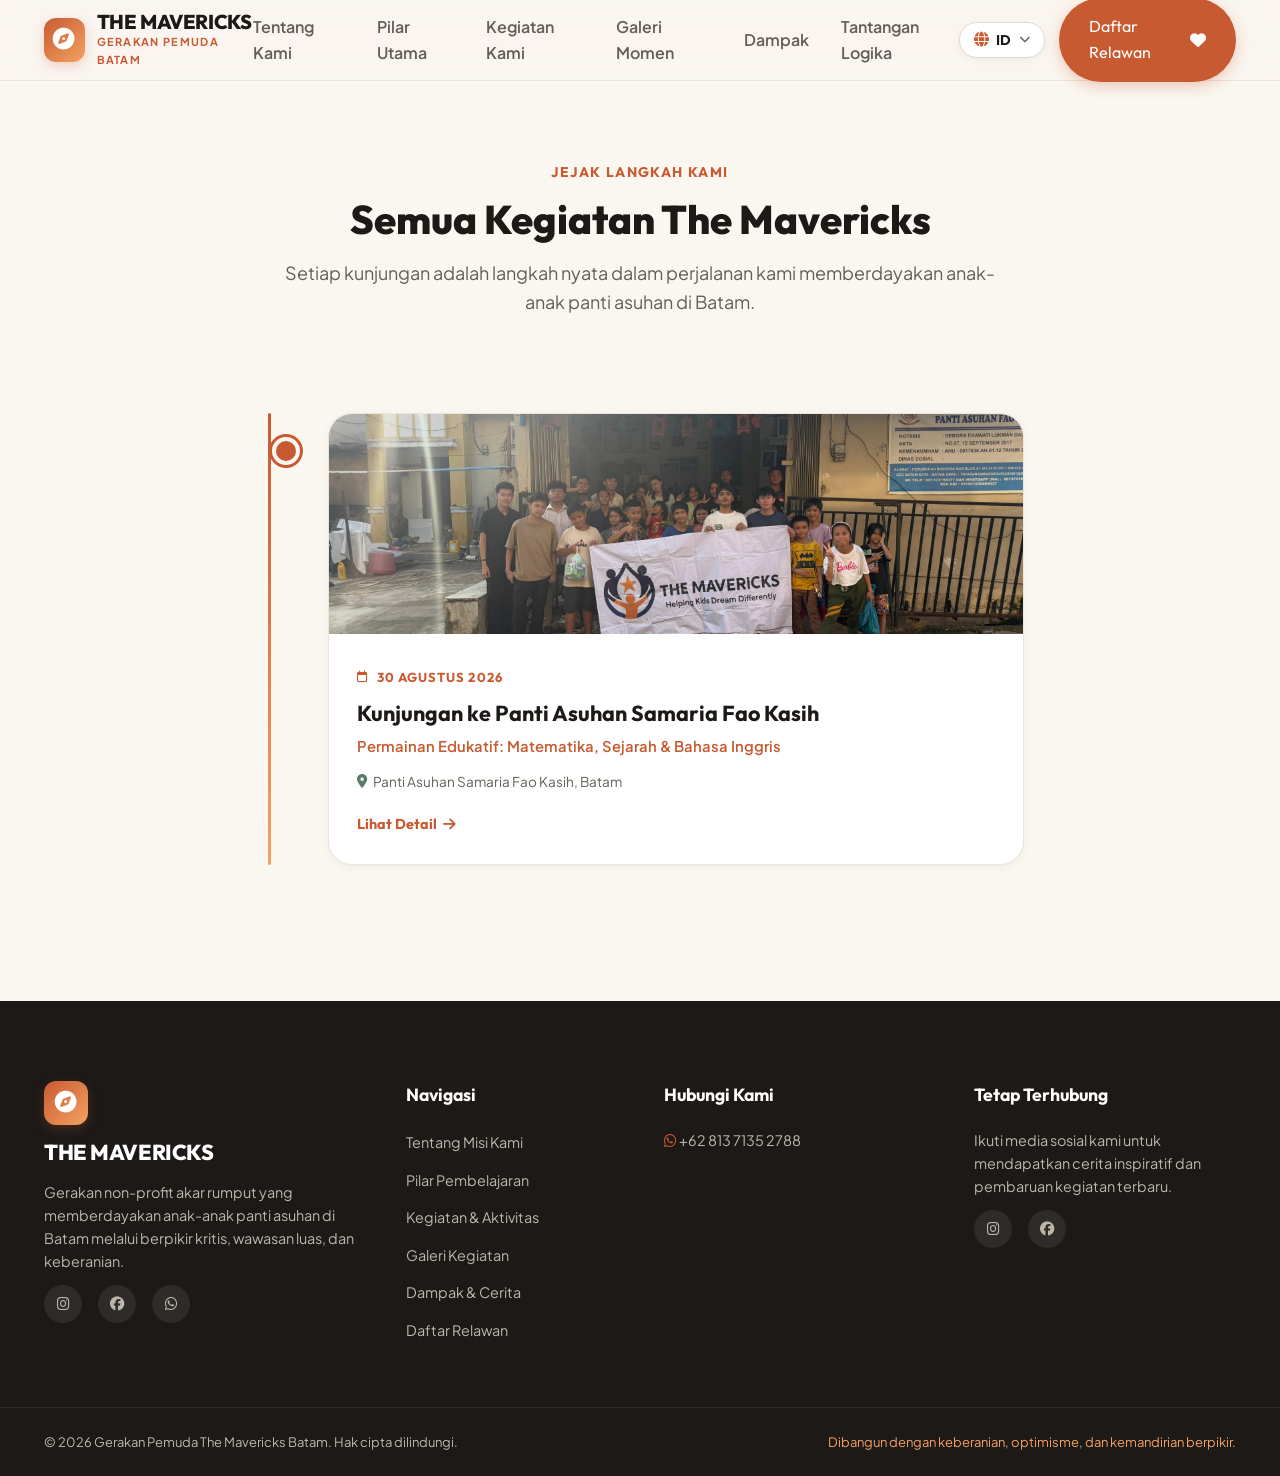
<file: activities.html>
<!DOCTYPE html>
<html lang="id">
<head>
  <meta charset="UTF-8">
  <meta name="viewport" content="width=device-width, initial-scale=1.0">
  <title>Kegiatan Kami | The Mavericks Batam</title>
  <meta name="description" content="Daftar semua kegiatan The Mavericks di panti asuhan Batam — kunjungan, lokakarya, dan permainan edukatif untuk anak-anak.">
  
  <link rel="preconnect" href="https://fonts.googleapis.com">
  <link rel="preconnect" href="https://fonts.gstatic.com" crossorigin>
  <link href="https://fonts.googleapis.com/css2?family=Outfit:wght@400;500;600;700;800&family=Plus+Jakarta+Sans:wght@400;500;600;700&display=swap" rel="stylesheet">
  <link rel="stylesheet" href="https://cdnjs.cloudflare.com/ajax/libs/font-awesome/6.4.0/css/all.min.css">
  
  <link rel="stylesheet" href="style.css">
  <style>
    /* Activities-specific styles */
    .activities-hero {
      padding: 5rem 0 3rem;
      text-align: center;
    }
    .activities-hero .section-subtitle { display: block; }
    .activities-hero .section-title { max-width: 700px; margin: 0 auto 1rem; }
    .activities-hero .section-desc { margin: 0 auto; }

    .timeline-section {
      padding: 3rem 0 6rem;
    }

    .timeline {
      position: relative;
      max-width: 800px;
      margin: 0 auto;
      padding: 0 1rem;
    }

    .timeline::before {
      content: '';
      position: absolute;
      left: 28px;
      top: 0;
      bottom: 0;
      width: 3px;
      background: linear-gradient(to bottom, var(--primary-terracotta), var(--accent-amber));
      border-radius: 2px;
    }

    .timeline-item {
      position: relative;
      padding-left: 72px;
      margin-bottom: 2.5rem;
    }

    .timeline-dot {
      position: absolute;
      left: 16px;
      top: 1.5rem;
      width: 28px;
      height: 28px;
      background: var(--primary-terracotta);
      border: 4px solid var(--bg-warm-white);
      border-radius: 50%;
      box-shadow: 0 0 0 3px var(--primary-terracotta);
      z-index: 2;
      transition: transform 0.3s ease, box-shadow 0.3s ease;
    }

    .timeline-item:hover .timeline-dot {
      transform: scale(1.2);
      box-shadow: 0 0 0 5px rgba(200, 90, 50, 0.3);
    }

    .timeline-card {
      background: var(--bg-card);
      border-radius: var(--radius-lg);
      overflow: hidden;
      border: 1px solid var(--border-subtle);
      box-shadow: var(--shadow-sm);
      transition: var(--transition-normal);
      cursor: pointer;
      display: block;
      text-decoration: none;
      color: inherit;
    }

    .timeline-card:hover {
      transform: translateY(-4px);
      box-shadow: var(--shadow-hover);
      border-color: var(--primary-terracotta);
    }

    .timeline-card-img {
      width: 100%;
      height: 220px;
      object-fit: cover;
      display: block;
    }

    .timeline-card-body {
      padding: 1.75rem;
    }

    .timeline-date {
      display: inline-flex;
      align-items: center;
      gap: 0.5rem;
      font-family: var(--font-heading);
      font-size: 0.8125rem;
      font-weight: 700;
      letter-spacing: 0.08em;
      text-transform: uppercase;
      color: var(--primary-terracotta);
      margin-bottom: 0.75rem;
    }

    .timeline-date i {
      font-size: 0.75rem;
    }

    .timeline-card-title {
      font-family: var(--font-heading);
      font-size: 1.35rem;
      font-weight: 700;
      color: var(--text-dark);
      margin-bottom: 0.5rem;
      line-height: 1.3;
    }

    .timeline-card-subtitle {
      font-size: 0.925rem;
      color: var(--primary-terracotta);
      font-weight: 600;
      margin-bottom: 0.75rem;
    }

    .timeline-card-location {
      display: flex;
      align-items: center;
      gap: 0.4rem;
      font-size: 0.85rem;
      color: var(--text-muted);
      margin-bottom: 0.75rem;
    }

    .timeline-card-location i {
      color: var(--accent-sage);
    }

    .timeline-card-arrow {
      display: inline-flex;
      align-items: center;
      gap: 0.4rem;
      font-family: var(--font-heading);
      font-weight: 700;
      font-size: 0.9rem;
      color: var(--primary-terracotta);
      margin-top: 0.5rem;
    }

    .timeline-card-arrow i {
      transition: transform 0.3s ease;
    }

    .timeline-card:hover .timeline-card-arrow i {
      transform: translateX(4px);
    }

    .empty-state {
      text-align: center;
      padding: 4rem 1rem;
      color: var(--text-muted);
    }

    .empty-state i {
      font-size: 3rem;
      margin-bottom: 1rem;
      color: var(--border-warm);
    }

    @media (max-width: 768px) {
      .timeline::before { left: 18px; }
      .timeline-item { padding-left: 52px; }
      .timeline-dot { left: 8px; }
      .timeline-card-img { height: 180px; }
      .timeline-card-body { padding: 1.25rem; }
      .timeline-card-title { font-size: 1.15rem; }
    }
  </style>
</head>
<body>

  <!-- Sticky Navbar -->
  <nav class="navbar" id="navbar">
    <div class="container nav-container">
      <a href="index.html" class="brand-logo">
        <div class="logo-icon">
          <i class="fa-solid fa-compass"></i>
        </div>
        <div class="logo-text">
          <span class="brand-name">THE MAVERICKS</span>
          <span class="brand-tagline" data-i18n="brand_tagline">GERAKAN PEMUDA BATAM</span>
        </div>
      </a>

      <ul class="nav-links" id="nav-links">
        <li><a href="index.html#about" class="nav-link" data-i18n="nav_about">Tentang Kami</a></li>
        <li><a href="index.html#pillars" class="nav-link" data-i18n="nav_pillars">Pilar Utama</a></li>
        <li><a href="activities.html" class="nav-link active" data-i18n="nav_activities">Kegiatan Kami</a></li>
        <li><a href="index.html#gallery" class="nav-link" data-i18n="nav_gallery">Galeri Momen</a></li>
        <li><a href="index.html#impact" class="nav-link" data-i18n="nav_impact">Dampak</a></li>
        <li><a href="index.html#challenge" class="nav-link" data-i18n="nav_challenge">Tantangan Logika</a></li>
      </ul>

      <div class="nav-actions">
        <div class="lang-switcher-dropdown" id="lang-switcher">
          <button class="lang-dropdown-btn" aria-label="Select Language" id="lang-btn">
            <i class="fa-solid fa-globe"></i>
            <span class="current-lang-code" id="current-lang-text">ID</span>
            <i class="fa-solid fa-chevron-down lang-chevron"></i>
          </button>
          <ul class="lang-dropdown-menu" id="lang-menu">
            <li><button data-lang="id" class="lang-option active"><span class="flag">&#127470;&#127465;</span> ID - Indonesian</button></li>
            <li><button data-lang="en" class="lang-option"><span class="flag">&#127468;&#127463;</span> EN - English</button></li>
            <li><button data-lang="zh" class="lang-option"><span class="flag">&#127464;&#127475;</span> &#20013;&#25991; - Chinese</button></li>
          </ul>
        </div>

        <a href="index.html#volunteer" class="btn btn-primary nav-btn">
          <span data-i18n="nav_volunteer">Daftar Relawan</span>
          <i class="fa-solid fa-heart"></i>
        </a>
        <button class="mobile-toggle" id="mobile-toggle" aria-label="Toggle menu">
          <i class="fa-solid fa-bars"></i>
        </button>
      </div>
    </div>
  </nav>

  <!-- Activities Hero -->
  <section class="activities-hero">
    <div class="container">
      <span class="section-subtitle" data-i18n="activities_subtitle">JEJAK LANGKAH KAMI</span>
      <h1 class="section-title" data-i18n="activities_title">Semua Kegiatan The Mavericks</h1>
      <p class="section-desc" data-i18n="activities_desc">
        Setiap kunjungan adalah langkah nyata dalam perjalanan kami memberdayakan anak-anak panti asuhan di Batam.
      </p>
    </div>
  </section>

  <!-- Timeline Section -->
  <section class="timeline-section">
    <div class="container">
      <div class="timeline" id="activities-timeline">
        <!-- Populated by JS -->
      </div>
    </div>
  </section>

  <!-- Footer -->
  <footer class="footer">
    <div class="container footer-grid">
      <div class="footer-col brand-col">
        <div class="logo-icon">
          <i class="fa-solid fa-compass"></i>
        </div>
        <span class="brand-name">THE MAVERICKS</span>
        <p class="footer-about" data-i18n="footer_about">
          Gerakan non-profit akar rumput yang memberdayakan anak-anak panti asuhan di Batam melalui berpikir kritis, wawasan luas, dan keberanian.
        </p>
        <div class="footer-socials">
          <a href="https://www.instagram.com/mavericks.indo/" target="_blank" rel="noopener noreferrer" aria-label="Instagram"><i class="fa-brands fa-instagram"></i></a>
          <a href="https://www.facebook.com/profile.php?id=61578335697377" target="_blank" rel="noopener noreferrer" aria-label="Facebook"><i class="fa-brands fa-facebook"></i></a>
          <a href="https://wa.me/6281371352788" target="_blank" rel="noopener noreferrer" aria-label="WhatsApp"><i class="fa-brands fa-whatsapp"></i></a>
        </div>
      </div>

      <div class="footer-col">
        <h4 data-i18n="footer_nav_title">Navigasi</h4>
        <ul>
          <li><a href="index.html#about" data-i18n="footer_nav_about">Tentang Misi Kami</a></li>
          <li><a href="index.html#pillars" data-i18n="footer_nav_pillars">Pilar Pembelajaran</a></li>
          <li><a href="activities.html" data-i18n="footer_nav_activities">Kegiatan & Aktivitas</a></li>
          <li><a href="index.html#gallery" data-i18n="footer_nav_gallery">Galeri Kegiatan</a></li>
          <li><a href="index.html#impact" data-i18n="footer_nav_impact">Dampak & Cerita</a></li>
          <li><a href="index.html#volunteer" data-i18n="footer_nav_volunteer">Daftar Relawan</a></li>
        </ul>
      </div>

      <div class="footer-col">
        <h4 data-i18n="footer_contact_title">Hubungi Kami</h4>
        <p><a href="https://wa.me/6281371352788" target="_blank" rel="noopener noreferrer" style="color: inherit; text-decoration: none;"><i class="fa-brands fa-whatsapp"></i> +62 813 7135 2788</a></p>
      </div>

      <div class="footer-col">
        <h4 data-i18n="footer_connect_title">Tetap Terhubung</h4>
        <p data-i18n="footer_connect_desc">Ikuti media sosial kami untuk mendapatkan cerita inspiratif dan pembaruan kegiatan terbaru.</p>
        <div class="footer-socials" style="margin-top: 0.5rem;">
          <a href="https://www.instagram.com/mavericks.indo/" target="_blank" rel="noopener noreferrer" aria-label="Instagram"><i class="fa-brands fa-instagram"></i></a>
          <a href="https://www.facebook.com/profile.php?id=61578335697377" target="_blank" rel="noopener noreferrer" aria-label="Facebook"><i class="fa-brands fa-facebook"></i></a>
        </div>
      </div>
    </div>

    <div class="footer-bottom">
      <div class="container footer-bottom-flex">
        <p data-i18n="footer_copy">&copy; 2026 Gerakan Pemuda The Mavericks Batam. Hak cipta dilindungi.</p>
        <p class="footer-motto" data-i18n="footer_motto">Dibangun dengan keberanian, optimisme, dan kemandirian berpikir.</p>
      </div>
    </div>
  </footer>

  <script src="translations.js"></script>
  <script src="activities.js"></script>
  <script src="main.js"></script>
  <script>
    /* Render activities timeline */
    function renderTimeline() {
      const container = document.getElementById('activities-timeline');
      if (!container) return;
      const sorted = getActivitiesSorted();

      if (sorted.length === 0) {
        container.innerHTML = '<div class="empty-state"><i class="fa-solid fa-calendar-xmark"></i><p>Belum ada kegiatan.</p></div>';
        return;
      }

      container.innerHTML = sorted.map(act => {
        const dateStr = act.date;
        const titleStr = act.title[currentLang] || act.title['id'];
        const subtitleStr = act.subtitle[currentLang] || act.subtitle['id'];
        const locStr = act.location[currentLang] || act.location['id'];
        return `
          <div class="timeline-item">
            <div class="timeline-dot"></div>
            <a href="activity-detail.html?id=${act.id}" class="timeline-card">
              <img src="${act.cover}" alt="${titleStr}" class="timeline-card-img" loading="lazy">
              <div class="timeline-card-body">
                <div class="timeline-date"><i class="fa-regular fa-calendar"></i> ${dateStr}</div>
                <h3 class="timeline-card-title">${titleStr}</h3>
                <div class="timeline-card-subtitle">${subtitleStr}</div>
                <div class="timeline-card-location"><i class="fa-solid fa-location-dot"></i> ${locStr}</div>
                <span class="timeline-card-arrow"><span data-i18n="view_detail">Lihat Detail</span> <i class="fa-solid fa-arrow-right"></i></span>
              </div>
            </a>
          </div>
        `;
      }).join('');
    }

    document.addEventListener('DOMContentLoaded', renderTimeline);
    document.addEventListener('languageChanged', renderTimeline);
  </script>
</body>
</html>
</file>
<file: style.css>
/* ==========================================================================
   THE MAVERICKS - BATAM YOUTH MOVEMENT
   Modern, Earthy, Emotional & Empowering Design System
   ========================================================================== */

:root {
  /* Color Palette */
  --primary-terracotta: #C85A32;
  --primary-terracotta-dark: #A24220;
  --accent-yellow: #E76F51;
  --accent-amber: #F4A261;
  --accent-sage: #5B7B68;
  
  --bg-warm-white: #FAF6F0;
  --bg-card: #FFFFFF;
  --bg-card-warm: #FFFDF9;
  --bg-dark: #1C1917;
  
  --text-dark: #1C1917;
  --text-muted: #645E57;
  --text-light: #F5F3EF;
  
  --border-subtle: #EBE5DC;
  --border-warm: #E2D9CD;
  
  /* Typography */
  --font-heading: 'Outfit', -apple-system, BlinkMacSystemFont, sans-serif;
  --font-body: 'Plus Jakarta Sans', -apple-system, BlinkMacSystemFont, sans-serif;
  
  /* Shadows & Radius */
  --radius-sm: 8px;
  --radius-md: 16px;
  --radius-lg: 24px;
  --radius-pill: 999px;
  
  --shadow-sm: 0 2px 8px rgba(28, 25, 23, 0.05);
  --shadow-md: 0 8px 24px rgba(200, 90, 50, 0.08);
  --shadow-lg: 0 16px 40px rgba(28, 25, 23, 0.12);
  --shadow-hover: 0 20px 48px rgba(200, 90, 50, 0.15);
  
  --transition-fast: 0.2s ease;
  --transition-normal: 0.3s cubic-bezier(0.16, 1, 0.3, 1);
}

/* Reset & Base Styles */
*, *::before, *::after {
  box-sizing: border-box;
  margin: 0;
  padding: 0;
}

html {
  scroll-behavior: smooth;
  font-size: 16px;
}

body {
  font-family: var(--font-body);
  background-color: var(--bg-warm-white);
  color: var(--text-dark);
  line-height: 1.6;
  overflow-x: hidden;
}

img {
  max-width: 100%;
  height: auto;
  display: block;
}

a {
  text-decoration: none;
  color: inherit;
  transition: var(--transition-fast);
}

button, input, select, textarea {
  font-family: inherit;
}

.container {
  width: 100%;
  max-width: 1240px;
  margin: 0 auto;
  padding: 0 1.5rem;
}

.section-padding {
  padding: 6rem 0;
}

.bg-warm {
  background-color: #F5EFE6;
}

/* Utility Components */
.text-center {
  text-align: center;
}

.section-subtitle {
  display: inline-block;
  font-family: var(--font-heading);
  font-size: 0.875rem;
  font-weight: 700;
  letter-spacing: 0.1em;
  text-transform: uppercase;
  color: var(--primary-terracotta);
  margin-bottom: 0.75rem;
}

.section-title {
  font-family: var(--font-heading);
  font-size: 2.5rem;
  font-weight: 800;
  line-height: 1.2;
  color: var(--text-dark);
  margin-bottom: 1.25rem;
}

.section-desc {
  font-size: 1.125rem;
  color: var(--text-muted);
  max-width: 720px;
  margin: 0 auto;
}

.highlight-text {
  color: var(--primary-terracotta);
  position: relative;
  display: inline-block;
}

.highlight-underline {
  position: relative;
}

.highlight-underline::after {
  content: '';
  position: absolute;
  bottom: 2px;
  left: 0;
  width: 100%;
  height: 8px;
  background-color: rgba(244, 162, 97, 0.4);
  z-index: -1;
  border-radius: 4px;
}

/* Buttons */
.btn {
  display: inline-flex;
  align-items: center;
  justify-content: center;
  gap: 0.625rem;
  padding: 0.875rem 1.75rem;
  font-family: var(--font-heading);
  font-font-weight: 700;
  font-size: 1rem;
  border-radius: var(--radius-pill);
  border: 2px solid transparent;
  cursor: pointer;
  transition: var(--transition-normal);
}

.btn-primary {
  background-color: var(--primary-terracotta);
  color: #FFFFFF;
  box-shadow: 0 4px 14px rgba(200, 90, 50, 0.3);
}

.btn-primary:hover {
  background-color: var(--primary-terracotta-dark);
  transform: translateY(-2px);
  box-shadow: 0 8px 20px rgba(200, 90, 50, 0.4);
}

.btn-secondary {
  background-color: transparent;
  color: var(--text-dark);
  border-color: var(--border-warm);
}

.btn-secondary:hover {
  background-color: var(--bg-card);
  border-color: var(--primary-terracotta);
  color: var(--primary-terracotta);
  transform: translateY(-2px);
}

.btn-lg {
  padding: 1.125rem 2.25rem;
  font-size: 1.1rem;
}

.btn-sm {
  padding: 0.5rem 1.25rem;
  font-size: 0.875rem;
}

.btn-block {
  width: 100%;
}

/* Announcement Bar */
.announcement-bar {
  background-color: var(--text-dark);
  color: #E2D9CD;
  padding: 0.625rem 0;
  font-size: 0.875rem;
}

.announcement-content {
  display: flex;
  align-items: center;
  justify-content: center;
  gap: 1rem;
  flex-wrap: wrap;
  text-align: center;
}

.announcement-bar i {
  color: var(--accent-amber);
}

.announcement-divider {
  opacity: 0.4;
}

.announcement-link {
  color: var(--accent-amber);
  font-weight: 600;
  display: inline-flex;
  align-items: center;
  gap: 0.35rem;
}

.announcement-link:hover {
  color: #FFFFFF;
  text-decoration: underline;
}

/* Header & Navbar */
.navbar {
  position: sticky;
  top: 0;
  left: 0;
  width: 100%;
  z-index: 1000;
  background-color: rgba(250, 246, 240, 0.9);
  backdrop-filter: blur(12px);
  border-bottom: 1px solid var(--border-subtle);
  transition: var(--transition-fast);
}

.nav-container {
  display: flex;
  align-items: center;
  justify-content: space-between;
  height: 80px;
}

.brand-logo {
  display: flex;
  align-items: center;
  gap: 0.75rem;
}

.logo-icon {
  width: 44px;
  height: 44px;
  background: linear-gradient(135deg, var(--primary-terracotta), var(--accent-amber));
  color: #FFFFFF;
  border-radius: 12px;
  display: flex;
  align-items: center;
  justify-content: center;
  font-size: 1.35rem;
  box-shadow: 0 4px 12px rgba(200, 90, 50, 0.25);
}

.logo-text {
  display: flex;
  flex-direction: column;
}

.brand-name {
  font-family: var(--font-heading);
  font-weight: 800;
  font-size: 1.25rem;
  letter-spacing: -0.02em;
  color: var(--text-dark);
  line-height: 1.1;
}

.brand-tagline {
  font-size: 0.6875rem;
  font-weight: 700;
  letter-spacing: 0.12em;
  color: var(--primary-terracotta);
}

.nav-links {
  display: flex;
  align-items: center;
  gap: 2rem;
  list-style: none;
}

.nav-link {
  font-weight: 600;
  color: var(--text-muted);
  position: relative;
  padding: 0.5rem 0;
}

.nav-link:hover, .nav-link.active {
  color: var(--primary-terracotta);
}

.nav-link::after {
  content: '';
  position: absolute;
  bottom: 0;
  left: 0;
  width: 0;
  height: 2px;
  background-color: var(--primary-terracotta);
  transition: var(--transition-fast);
}

.nav-link:hover::after {
  width: 100%;
}

.nav-actions {
  display: flex;
  align-items: center;
  gap: 0.85rem;
}

/* Language Switcher */
.lang-switcher-dropdown {
  position: relative;
  display: inline-block;
}

.lang-dropdown-btn {
  display: inline-flex;
  align-items: center;
  gap: 0.45rem;
  padding: 0.5rem 0.9rem;
  background-color: var(--bg-card);
  border: 1.5px solid var(--border-warm);
  border-radius: var(--radius-pill);
  font-family: var(--font-heading);
  font-weight: 700;
  font-size: 0.875rem;
  color: var(--text-dark);
  cursor: pointer;
  transition: var(--transition-normal);
  box-shadow: var(--shadow-sm);
}

.lang-dropdown-btn:hover,
.lang-switcher-dropdown.open .lang-dropdown-btn {
  border-color: var(--primary-terracotta);
  color: var(--primary-terracotta);
  background-color: #FFFFFF;
  box-shadow: 0 4px 14px rgba(200, 90, 50, 0.15);
}

.lang-dropdown-btn i.fa-globe {
  font-size: 0.95rem;
  color: var(--primary-terracotta);
}

.lang-chevron {
  font-size: 0.7rem;
  transition: transform var(--transition-fast);
  color: var(--text-muted);
}

.lang-switcher-dropdown.open .lang-chevron {
  transform: rotate(180deg);
  color: var(--primary-terracotta);
}

.lang-dropdown-menu {
  position: absolute;
  top: calc(100% + 8px);
  right: 0;
  min-width: 175px;
  background-color: var(--bg-card);
  border: 1px solid var(--border-subtle);
  border-radius: var(--radius-md);
  box-shadow: 0 12px 32px rgba(28, 25, 23, 0.15);
  list-style: none;
  padding: 0.5rem;
  display: flex;
  flex-direction: column;
  gap: 0.25rem;
  z-index: 1100;
  opacity: 0;
  visibility: hidden;
  transform: translateY(-8px);
  transition: opacity 0.2s ease, transform 0.2s ease, visibility 0.2s ease;
}

.lang-switcher-dropdown.open .lang-dropdown-menu {
  opacity: 1;
  visibility: visible;
  transform: translateY(0);
}

.lang-option {
  width: 100%;
  display: flex;
  align-items: center;
  gap: 0.6rem;
  padding: 0.6rem 0.85rem;
  border: none;
  background: transparent;
  border-radius: var(--radius-sm);
  font-family: var(--font-body);
  font-size: 0.875rem;
  font-weight: 600;
  color: var(--text-dark);
  cursor: pointer;
  transition: var(--transition-fast);
  text-align: left;
}

.lang-option:hover {
  background-color: var(--bg-warm-white);
  color: var(--primary-terracotta);
}

.lang-option.active {
  background-color: #FBEBE6;
  color: var(--primary-terracotta);
  font-weight: 700;
}

.lang-option * {
  pointer-events: none;
}

.lang-option .flag {
  font-size: 1.1rem;
  line-height: 1;
}

.mobile-toggle {
  display: none;
  background: none;
  border: none;
  font-size: 1.5rem;
  color: var(--text-dark);
  cursor: pointer;
}

/* Hero Section */
.hero-section {
  position: relative;
  padding: 5rem 0 6rem;
  overflow: hidden;
}

.hero-bg-accent {
  position: absolute;
  top: -10%;
  right: -5%;
  width: 600px;
  height: 600px;
  background: radial-gradient(circle, rgba(244, 162, 97, 0.2) 0%, rgba(250, 246, 240, 0) 70%);
  z-index: -1;
  pointer-events: none;
}

.hero-grid {
  display: grid;
  grid-template-columns: 1fr 1fr;
  gap: 3.5rem;
  align-items: center;
}

.hero-badge {
  display: inline-flex;
  align-items: center;
  gap: 0.5rem;
  padding: 0.4rem 1rem;
  background-color: rgba(200, 90, 50, 0.1);
  color: var(--primary-terracotta);
  border-radius: var(--radius-pill);
  font-size: 0.875rem;
  font-weight: 700;
  margin-bottom: 1.5rem;
}

.hero-title {
  font-family: var(--font-heading);
  font-size: 3.5rem;
  font-weight: 800;
  line-height: 1.1;
  letter-spacing: -0.02em;
  color: var(--text-dark);
  margin-bottom: 1.5rem;
}

.hero-description {
  font-size: 1.2rem;
  color: var(--text-muted);
  line-height: 1.6;
  margin-bottom: 2.25rem;
  max-width: 540px;
}

.hero-cta-group {
  display: flex;
  align-items: center;
  gap: 1.25rem;
  margin-bottom: 3rem;
  flex-wrap: wrap;
}

.hero-trust-badges {
  display: flex;
  align-items: center;
  gap: 1.5rem;
  padding-top: 1.75rem;
  border-top: 1px solid var(--border-subtle);
}

.trust-badge-item {
  display: flex;
  flex-direction: column;
}

.trust-num {
  font-family: var(--font-heading);
  font-size: 1.85rem;
  font-weight: 800;
  color: var(--text-dark);
  line-height: 1;
}

.trust-plus, .trust-percent {
  font-family: var(--font-heading);
  font-size: 1.5rem;
  font-weight: 800;
  color: var(--primary-terracotta);
}

.trust-label {
  font-size: 0.8125rem;
  color: var(--text-muted);
  font-weight: 600;
  margin-top: 0.25rem;
}

.trust-divider {
  width: 1px;
  height: 36px;
  background-color: var(--border-subtle);
}

.hero-image-wrapper {
  position: relative;
}

.hero-image-card {
  position: relative;
  border-radius: var(--radius-lg);
  overflow: hidden;
  box-shadow: var(--shadow-lg);
}

.hero-img {
  width: 100%;
  height: 480px;
  object-fit: cover;
  transition: transform 0.6s ease;
}

.hero-image-card:hover .hero-img {
  transform: scale(1.03);
}

/* Floating Badges */
.floating-badge {
  position: absolute;
  background-color: rgba(255, 255, 255, 0.95);
  backdrop-filter: blur(10px);
  padding: 0.875rem 1.25rem;
  border-radius: var(--radius-md);
  box-shadow: var(--shadow-md);
  display: flex;
  align-items: center;
  gap: 0.875rem;
  z-index: 10;
  border: 1px solid rgba(255, 255, 255, 0.8);
  animation: float 4s ease-in-out infinite;
}

.badge-top-right {
  top: 2rem;
  right: -1.5rem;
}

.badge-bottom-left {
  bottom: 2rem;
  left: -1.5rem;
  animation-delay: 2s;
}

@keyframes float {
  0%, 100% { transform: translateY(0); }
  50% { transform: translateY(-8px); }
}

.badge-icon {
  width: 38px;
  height: 38px;
  border-radius: 10px;
  display: flex;
  align-items: center;
  justify-content: center;
  font-size: 1.1rem;
}

.icon-yellow {
  background-color: #FFF3E0;
  color: #E65100;
}

.icon-terracotta {
  background-color: #FBEBE6;
  color: var(--primary-terracotta);
}

.icon-sage {
  background-color: #EBF3EE;
  color: var(--accent-sage);
}

.badge-text strong {
  display: block;
  font-size: 0.9375rem;
  color: var(--text-dark);
  line-height: 1.2;
}

.badge-text small {
  font-size: 0.75rem;
  color: var(--text-muted);
}

/* About Us Section */
.about-cards-grid {
  display: grid;
  grid-template-columns: repeat(3, 1fr);
  gap: 2rem;
  margin-top: 3.5rem;
}

.about-card {
  background-color: var(--bg-card);
  padding: 2.5rem 2rem;
  border-radius: var(--radius-md);
  border: 1px solid var(--border-subtle);
  box-shadow: var(--shadow-sm);
  transition: var(--transition-normal);
}

.about-card:hover {
  transform: translateY(-6px);
  box-shadow: var(--shadow-md);
  border-color: var(--border-warm);
}

.highlight-card {
  background: linear-gradient(180deg, #FFFFFF 0%, #FFFDF9 100%);
  border-top: 4px solid var(--accent-amber);
}

.about-icon {
  width: 56px;
  height: 56px;
  border-radius: 16px;
  display: flex;
  align-items: center;
  justify-content: center;
  font-size: 1.5rem;
  margin-bottom: 1.5rem;
}

.about-card h3 {
  font-family: var(--font-heading);
  font-size: 1.35rem;
  font-weight: 700;
  margin-bottom: 0.875rem;
  color: var(--text-dark);
}

.about-card p {
  color: var(--text-muted);
  font-size: 0.975rem;
  line-height: 1.65;
}

/* Pillars Section */
.pillars-grid {
  display: grid;
  grid-template-columns: repeat(3, 1fr);
  gap: 2rem;
  margin-top: 3rem;
}

.pillar-card {
  position: relative;
  background-color: var(--bg-card);
  padding: 3rem 2rem 2.5rem;
  border-radius: var(--radius-lg);
  border: 1px solid var(--border-subtle);
  box-shadow: var(--shadow-sm);
  transition: var(--transition-normal);
  overflow: hidden;
}

.pillar-card:hover, .pillar-card.active-pillar {
  transform: translateY(-8px);
  border-color: var(--primary-terracotta);
  box-shadow: var(--shadow-hover);
}

.pillar-number {
  position: absolute;
  top: 1rem;
  right: 1.5rem;
  font-family: var(--font-heading);
  font-size: 3.5rem;
  font-weight: 800;
  color: rgba(200, 90, 50, 0.08);
  line-height: 1;
}

.pillar-icon {
  width: 52px;
  height: 52px;
  background-color: rgba(200, 90, 50, 0.1);
  color: var(--primary-terracotta);
  border-radius: 14px;
  display: flex;
  align-items: center;
  justify-content: center;
  font-size: 1.35rem;
  margin-bottom: 1.5rem;
}

.pillar-card h3 {
  font-family: var(--font-heading);
  font-size: 1.5rem;
  font-weight: 700;
  color: var(--text-dark);
  margin-bottom: 0.25rem;
}

.pillar-sub {
  display: block;
  font-size: 0.8125rem;
  font-weight: 700;
  color: var(--primary-terracotta);
  text-transform: uppercase;
  letter-spacing: 0.05em;
  margin-bottom: 1rem;
}

.pillar-card p {
  color: var(--text-muted);
  font-size: 0.95rem;
  margin-bottom: 1.5rem;
}

.pillar-list {
  list-style: none;
  display: flex;
  flex-direction: column;
  gap: 0.625rem;
  padding-top: 1rem;
  border-top: 1px dashed var(--border-subtle);
}

.pillar-list li {
  font-size: 0.875rem;
  color: var(--text-dark);
  display: flex;
  align-items: center;
  gap: 0.5rem;
}

.pillar-list i {
  color: var(--accent-sage);
  font-size: 0.8rem;
}

/* Gallery Section */
.gallery-header-flex {
  display: flex;
  justify-content: space-between;
  align-items: flex-end;
  gap: 2rem;
  margin-bottom: 2.5rem;
  flex-wrap: wrap;
}

.gallery-header-desc {
  max-width: 480px;
  color: var(--text-muted);
}

.gallery-filters {
  display: flex;
  align-items: center;
  gap: 0.75rem;
  margin-bottom: 2.5rem;
  flex-wrap: wrap;
}

.filter-btn {
  padding: 0.625rem 1.25rem;
  border-radius: var(--radius-pill);
  background-color: var(--bg-card);
  border: 1px solid var(--border-subtle);
  color: var(--text-muted);
  font-weight: 600;
  font-size: 0.875rem;
  cursor: pointer;
  transition: var(--transition-fast);
}

.filter-btn:hover, .filter-btn.active {
  background-color: var(--primary-terracotta);
  color: #FFFFFF;
  border-color: var(--primary-terracotta);
  box-shadow: 0 4px 12px rgba(200, 90, 50, 0.25);
}

.gallery-grid {
  display: grid;
  grid-template-columns: repeat(2, 1fr);
  gap: 2rem;
}

.gallery-item {
  border-radius: var(--radius-md);
  overflow: hidden;
  box-shadow: var(--shadow-md);
  transition: var(--transition-normal);
}

.gallery-item.hidden-item {
  display: none;
}

.gallery-image-box {
  position: relative;
  height: 360px;
  overflow: hidden;
}

.gallery-image-box img {
  width: 100%;
  height: 100%;
  object-fit: cover;
  transition: transform 0.5s ease;
}

.gallery-image-box:hover img {
  transform: scale(1.05);
}

.gallery-overlay {
  position: absolute;
  inset: 0;
  background: linear-gradient(0deg, rgba(28, 25, 23, 0.9) 0%, rgba(28, 25, 23, 0.2) 60%, rgba(0,0,0,0) 100%);
  padding: 2rem;
  display: flex;
  flex-direction: column;
  justify-content: flex-end;
  color: #FFFFFF;
  opacity: 0;
  transition: var(--transition-fast);
}

.gallery-image-box:hover .gallery-overlay {
  opacity: 1;
}

.gallery-cat-tag {
  display: inline-block;
  align-self: flex-start;
  padding: 0.25rem 0.75rem;
  background-color: var(--accent-amber);
  color: var(--text-dark);
  border-radius: var(--radius-pill);
  font-size: 0.75rem;
  font-weight: 700;
  margin-bottom: 0.75rem;
  text-transform: uppercase;
}

.gallery-overlay h4 {
  font-family: var(--font-heading);
  font-size: 1.35rem;
  font-weight: 700;
  margin-bottom: 0.35rem;
}

.gallery-overlay p {
  font-size: 0.875rem;
  color: #E2D9CD;
  margin-bottom: 1.25rem;
}

.lightbox-trigger {
  align-self: flex-start;
  background-color: rgba(255, 255, 255, 0.2);
  backdrop-filter: blur(8px);
  color: #FFFFFF;
  border: 1px solid rgba(255, 255, 255, 0.4);
  padding: 0.5rem 1rem;
  border-radius: var(--radius-pill);
  font-size: 0.8125rem;
  font-weight: 600;
  cursor: pointer;
  display: inline-flex;
  align-items: center;
  gap: 0.5rem;
  transition: var(--transition-fast);
}

.lightbox-trigger:hover {
  background-color: #FFFFFF;
  color: var(--text-dark);
}

/* Challenge / Quiz Section */
.challenge-box {
  background-color: var(--bg-card);
  border-radius: var(--radius-lg);
  padding: 3.5rem 3rem;
  border: 1px solid var(--border-subtle);
  box-shadow: var(--shadow-lg);
  max-width: 960px;
  margin: 0 auto;
}

.challenge-content h2 {
  font-family: var(--font-heading);
  font-size: 2rem;
  font-weight: 800;
  margin-bottom: 0.75rem;
}

.challenge-content > p {
  color: var(--text-muted);
  margin-bottom: 2rem;
}

.quiz-card {
  background-color: var(--bg-warm-white);
  border-radius: var(--radius-md);
  padding: 2rem;
  border: 1px solid var(--border-warm);
}

.badge-step {
  display: inline-block;
  padding: 0.25rem 0.75rem;
  background-color: var(--primary-terracotta);
  color: #FFFFFF;
  border-radius: var(--radius-pill);
  font-size: 0.75rem;
  font-weight: 700;
  text-transform: uppercase;
  margin-bottom: 1rem;
}

.quiz-question {
  font-family: var(--font-heading);
  font-size: 1.2rem;
  font-weight: 600;
  line-height: 1.45;
  color: var(--text-dark);
  margin-bottom: 1.5rem;
}

.quiz-options {
  display: flex;
  flex-direction: column;
  gap: 0.875rem;
}

.quiz-opt {
  display: flex;
  align-items: flex-start;
  gap: 1rem;
  padding: 1rem 1.25rem;
  background-color: var(--bg-card);
  border: 1px solid var(--border-subtle);
  border-radius: var(--radius-sm);
  text-align: left;
  cursor: pointer;
  font-size: 0.95rem;
  color: var(--text-dark);
  transition: var(--transition-fast);
}

.quiz-opt:hover {
  border-color: var(--primary-terracotta);
  background-color: #FFFDF9;
}

.opt-letter {
  display: flex;
  align-items: center;
  justify-content: center;
  width: 28px;
  height: 28px;
  background-color: rgba(200, 90, 50, 0.1);
  color: var(--primary-terracotta);
  border-radius: 50%;
  font-weight: 700;
  font-size: 0.875rem;
  flex-shrink: 0;
}

.quiz-feedback {
  margin-top: 1.5rem;
  padding: 1.5rem;
  background-color: #EBF3EE;
  border: 1px solid #B4D4C0;
  border-radius: var(--radius-sm);
  display: flex;
  align-items: flex-start;
  gap: 1rem;
  flex-wrap: wrap;
}

.feedback-icon {
  font-size: 1.75rem;
  color: var(--accent-sage);
}

.feedback-text strong {
  display: block;
  font-family: var(--font-heading);
  font-size: 1.1rem;
  color: var(--text-dark);
  margin-bottom: 0.35rem;
}

.feedback-text p {
  font-size: 0.9rem;
  color: var(--text-muted);
  margin-bottom: 1rem;
}

.hidden {
  display: none !important;
}

/* =========================================
   Multi-Question Quiz – New Components
   ========================================= */

/* Step Header */
.quiz-step-header {
  display: flex;
  align-items: center;
  justify-content: space-between;
  margin-bottom: 1rem;
  gap: 1rem;
  flex-wrap: wrap;
}

.quiz-step-label {
  font-family: var(--font-heading);
  font-size: 0.8125rem;
  font-weight: 700;
  text-transform: uppercase;
  letter-spacing: 0.05em;
  color: var(--primary-terracotta);
  white-space: nowrap;
}

/* Progress Bar */
.quiz-progress-bar {
  flex: 1;
  min-width: 80px;
  height: 6px;
  background-color: rgba(200, 90, 50, 0.12);
  border-radius: var(--radius-pill);
  overflow: hidden;
}

.quiz-progress-fill {
  height: 100%;
  background: linear-gradient(90deg, var(--primary-terracotta), var(--accent-amber));
  border-radius: var(--radius-pill);
  transition: width 0.5s cubic-bezier(0.34, 1.56, 0.64, 1);
  width: 20%;
}

/* Progress Dots */
.quiz-progress-dots {
  display: flex;
  gap: 0.5rem;
  align-items: center;
  justify-content: center;
  margin-bottom: 1.5rem;
}

.quiz-dot {
  display: inline-block;
  width: 10px;
  height: 10px;
  border-radius: 50%;
  background-color: rgba(200, 90, 50, 0.2);
  border: 2px solid transparent;
  transition: all 0.3s ease;
  cursor: default;
}

.quiz-dot.active {
  background-color: var(--primary-terracotta);
  border-color: var(--primary-terracotta);
  transform: scale(1.3);
}

.quiz-dot.answered {
  background-color: var(--accent-sage);
  border-color: var(--accent-sage);
}

.quiz-dot.wrong {
  background-color: #E07070;
  border-color: #E07070;
}

/* Answer States on Options */
.quiz-opt.correct-answer {
  background-color: #EBF3EE;
  border-color: var(--accent-sage);
  pointer-events: none;
}

.quiz-opt.correct-answer .opt-letter {
  background-color: var(--accent-sage);
  color: #FFFFFF;
}

.quiz-opt.wrong-answer {
  background-color: #FEF2F2;
  border-color: #E07070;
  opacity: 0.75;
  pointer-events: none;
}

.quiz-opt.wrong-answer .opt-letter {
  background-color: #E07070;
  color: #FFFFFF;
}

.quiz-opt:disabled,
.quiz-opt.answered {
  pointer-events: none;
  opacity: 0.6;
}

.quiz-opt.answered.correct-answer {
  opacity: 1;
}

/* Navigation Buttons */
.quiz-nav-btns {
  display: flex;
  align-items: center;
  justify-content: flex-end;
  gap: 0.75rem;
  margin-top: 1.5rem;
}

.btn-primary-quiz {
  display: inline-flex;
  align-items: center;
  gap: 0.5rem;
  padding: 0.65rem 1.5rem;
  background-color: var(--primary-terracotta);
  color: #FFFFFF;
  border: none;
  border-radius: var(--radius-pill);
  font-family: var(--font-body);
  font-size: 0.875rem;
  font-weight: 700;
  cursor: pointer;
  transition: var(--transition-fast);
  text-transform: none;
}

.btn-primary-quiz:hover {
  background-color: var(--primary-dark);
  transform: translateY(-2px);
  box-shadow: 0 6px 18px rgba(200, 90, 50, 0.3);
}

.btn-outline-quiz {
  display: inline-flex;
  align-items: center;
  gap: 0.5rem;
  padding: 0.65rem 1.5rem;
  background-color: transparent;
  color: var(--primary-terracotta);
  border: 2px solid var(--primary-terracotta);
  border-radius: var(--radius-pill);
  font-family: var(--font-body);
  font-size: 0.875rem;
  font-weight: 700;
  cursor: pointer;
  transition: var(--transition-fast);
}

.btn-outline-quiz:hover {
  background-color: var(--primary-terracotta);
  color: #FFFFFF;
  transform: translateY(-2px);
}

/* Completion Screen */
.quiz-completed-screen {
  text-align: center;
  padding: 2rem 1rem;
  animation: fadeInUp 0.5s ease-out;
}

.quiz-completed-icon {
  font-size: 4rem;
  line-height: 1;
  margin-bottom: 1rem;
  animation: bounceIn 0.6s cubic-bezier(0.34, 1.56, 0.64, 1);
}

@keyframes bounceIn {
  0% { transform: scale(0); opacity: 0; }
  60% { transform: scale(1.15); }
  100% { transform: scale(1); opacity: 1; }
}

.quiz-completed-screen h3 {
  font-family: var(--font-heading);
  font-size: 1.5rem;
  font-weight: 800;
  color: var(--text-dark);
  margin-bottom: 0.75rem;
}

.quiz-completed-screen > p {
  font-size: 1rem;
  color: var(--text-muted);
  line-height: 1.6;
  max-width: 480px;
  margin: 0 auto 1.5rem;
}

.quiz-score-display {
  display: inline-flex;
  align-items: center;
  gap: 0.5rem;
  background: linear-gradient(135deg, rgba(200,90,50,0.1), rgba(212,165,95,0.15));
  border: 1px solid rgba(200, 90, 50, 0.25);
  border-radius: var(--radius-pill);
  padding: 0.625rem 1.5rem;
  font-family: var(--font-heading);
  font-size: 1rem;
  font-weight: 700;
  color: var(--primary-terracotta);
  margin-bottom: 1.75rem;
}

/* Responsive Quiz */
@media (max-width: 600px) {
  .quiz-step-header {
    flex-direction: column;
    align-items: flex-start;
    gap: 0.5rem;
  }
  .quiz-progress-bar {
    width: 100%;
  }
  .quiz-nav-btns {
    flex-direction: column;
    align-items: stretch;
  }
  .btn-primary-quiz,
  .btn-outline-quiz {
    justify-content: center;
    width: 100%;
  }
  .quiz-completed-screen h3 {
    font-size: 1.25rem;
  }
}

/* =========================================
   End Multi-Question Quiz CSS
   ========================================= */


.testimonials-grid {
  display: grid;
  grid-template-columns: repeat(3, 1fr);
  gap: 2rem;
  margin-top: 3.5rem;
}

.testimonial-card {
  background-color: var(--bg-card);
  border-radius: var(--radius-md);
  padding: 2.25rem 2rem;
  border: 1px solid var(--border-subtle);
  box-shadow: var(--shadow-sm);
  display: flex;
  flex-direction: column;
  justify-content: space-between;
  transition: var(--transition-normal);
}

.testimonial-card:hover {
  transform: translateY(-6px);
  box-shadow: var(--shadow-md);
}

.highlight-testimonial {
  border-left: 4px solid var(--primary-terracotta);
  background: linear-gradient(180deg, #FFFFFF 0%, #FFFDF9 100%);
}

.quote-icon {
  font-size: 1.75rem;
  color: var(--accent-amber);
  margin-bottom: 1rem;
}

.testimonial-text {
  font-size: 1rem;
  line-height: 1.6;
  color: var(--text-dark);
  font-style: italic;
  margin-bottom: 1.5rem;
}

.testimonial-author {
  display: flex;
  align-items: center;
  gap: 0.875rem;
  padding-top: 1rem;
  border-top: 1px solid var(--border-subtle);
}

.author-avatar {
  width: 44px;
  height: 44px;
  border-radius: 50%;
  display: flex;
  align-items: center;
  justify-content: center;
  color: #FFFFFF;
  font-size: 1.1rem;
}

.avatar-1 { background-color: var(--primary-terracotta); }
.avatar-2 { background-color: var(--accent-amber); }
.avatar-3 { background-color: var(--accent-sage); }

.testimonial-author strong {
  display: block;
  font-size: 0.9375rem;
  color: var(--text-dark);
}

.testimonial-author small {
  font-size: 0.775rem;
  color: var(--text-muted);
}

/* Call To Action / Volunteer Section */
.cta-banner {
  background: linear-gradient(135deg, #1C1917 0%, #2D2724 100%);
  color: #FFFFFF;
  border-radius: var(--radius-lg);
  padding: 4rem 3.5rem;
  display: grid;
  grid-template-columns: 1fr 1fr;
  gap: 3.5rem;
  align-items: center;
  box-shadow: var(--shadow-lg);
  position: relative;
  overflow: hidden;
}

.cta-badge {
  display: inline-block;
  padding: 0.25rem 0.875rem;
  background-color: rgba(244, 162, 97, 0.2);
  color: var(--accent-amber);
  border-radius: var(--radius-pill);
  font-size: 0.75rem;
  font-weight: 700;
  letter-spacing: 0.1em;
  margin-bottom: 1rem;
}

.cta-banner-content h2 {
  font-family: var(--font-heading);
  font-size: 2.5rem;
  font-weight: 800;
  line-height: 1.2;
  margin-bottom: 1.25rem;
}

.cta-banner-content p {
  color: #D6CFB9;
  font-size: 1.05rem;
  margin-bottom: 2rem;
  line-height: 1.6;
}

.cta-features-list {
  display: flex;
  flex-direction: column;
  gap: 0.875rem;
}

.cta-feature-item {
  display: flex;
  align-items: center;
  gap: 0.75rem;
  font-size: 0.95rem;
  color: #EBE5DC;
}

.cta-feature-item i {
  color: var(--accent-amber);
}

/* Volunteer Form Card */
.cta-form-card {
  background-color: #FFFFFF;
  color: var(--text-dark);
  border-radius: var(--radius-md);
  padding: 2.5rem 2rem;
  box-shadow: var(--shadow-md);
}

.cta-form-card h3 {
  font-family: var(--font-heading);
  font-size: 1.5rem;
  font-weight: 700;
  margin-bottom: 0.35rem;
}

.form-sub {
  font-size: 0.875rem;
  color: var(--text-muted);
  margin-bottom: 1.5rem;
}

.form-group {
  margin-bottom: 1.125rem;
}

.form-group label {
  display: block;
  font-size: 0.8125rem;
  font-weight: 700;
  color: var(--text-dark);
  margin-bottom: 0.35rem;
}

.form-group input, .form-group select, .form-group textarea {
  width: 100%;
  padding: 0.75rem 1rem;
  border: 1px solid var(--border-warm);
  border-radius: var(--radius-sm);
  font-size: 0.9375rem;
  background-color: var(--bg-warm-white);
  color: var(--text-dark);
  transition: var(--transition-fast);
}

.form-group input:focus, .form-group select:focus, .form-group textarea:focus {
  outline: none;
  border-color: var(--primary-terracotta);
  background-color: #FFFFFF;
  box-shadow: 0 0 0 3px rgba(200, 90, 50, 0.15);
}

.form-success {
  text-align: center;
  padding: 2rem 1rem;
}

.success-icon {
  font-size: 3rem;
  color: var(--accent-sage);
  margin-bottom: 1rem;
}

.form-success h4 {
  font-family: var(--font-heading);
  font-size: 1.35rem;
  margin-bottom: 0.5rem;
}

.form-success p {
  font-size: 0.9rem;
  color: var(--text-muted);
  margin-bottom: 1.5rem;
}

/* Footer */
.footer {
  background-color: var(--bg-dark);
  color: #BDB7AB;
  padding-top: 5rem;
}

.footer-grid {
  display: grid;
  grid-template-columns: 1.5fr 1fr 1.25fr 1.25fr;
  gap: 3rem;
  padding-bottom: 4rem;
}

.brand-col .logo-icon {
  margin-bottom: 1rem;
}

.brand-col .brand-name {
  color: #FFFFFF;
  font-size: 1.35rem;
  display: block;
  margin-bottom: 1rem;
}

.footer-about {
  font-size: 0.9rem;
  line-height: 1.6;
  margin-bottom: 1.5rem;
}

.footer-socials {
  display: flex;
  gap: 1rem;
}

.footer-socials a {
  width: 38px;
  height: 38px;
  background-color: rgba(255, 255, 255, 0.08);
  color: #FFFFFF;
  border-radius: 50%;
  display: flex;
  align-items: center;
  justify-content: center;
  font-size: 1rem;
  transition: var(--transition-fast);
}

.footer-socials a:hover {
  background-color: var(--primary-terracotta);
  transform: translateY(-3px);
}

.footer-col h4 {
  font-family: var(--font-heading);
  font-size: 1.1rem;
  color: #FFFFFF;
  margin-bottom: 1.25rem;
}

.footer-col ul {
  list-style: none;
  display: flex;
  flex-direction: column;
  gap: 0.75rem;
}

.footer-col a {
  font-size: 0.9rem;
  color: #BDB7AB;
}

.footer-col a:hover {
  color: var(--accent-amber);
}

.footer-col p {
  font-size: 0.9rem;
  margin-bottom: 0.75rem;
  display: flex;
  align-items: flex-start;
  gap: 0.625rem;
}

.footer-col p i {
  color: var(--primary-terracotta);
  margin-top: 0.2rem;
}

.footer-newsletter {
  display: flex;
  margin-top: 1rem;
}

.footer-newsletter input {
  padding: 0.75rem 1rem;
  border: 1px solid rgba(255, 255, 255, 0.15);
  background-color: rgba(255, 255, 255, 0.05);
  color: #FFFFFF;
  border-radius: var(--radius-pill) 0 0 var(--radius-pill);
  font-size: 0.875rem;
  width: 100%;
}

.footer-newsletter button {
  padding: 0 1.25rem;
  background-color: var(--primary-terracotta);
  color: #FFFFFF;
  border: none;
  border-radius: 0 var(--radius-pill) var(--radius-pill) 0;
  cursor: pointer;
  transition: var(--transition-fast);
}

.footer-newsletter button:hover {
  background-color: var(--primary-terracotta-dark);
}

.footer-bottom {
  border-top: 1px solid rgba(255, 255, 255, 0.08);
  padding: 1.5rem 0;
  font-size: 0.8125rem;
}

.footer-bottom-flex {
  display: flex;
  justify-content: space-between;
  align-items: center;
  flex-wrap: wrap;
  gap: 1rem;
}

.footer-motto {
  color: var(--accent-amber);
}

/* Lightbox Modal */
.lightbox-modal {
  position: fixed;
  inset: 0;
  z-index: 2000;
  display: flex;
  align-items: center;
  justify-content: center;
  padding: 2rem;
}

.lightbox-backdrop {
  position: absolute;
  inset: 0;
  background-color: rgba(0, 0, 0, 0.85);
  backdrop-filter: blur(8px);
}

.lightbox-content {
  position: relative;
  z-index: 2010;
  background-color: var(--bg-card);
  border-radius: var(--radius-lg);
  max-width: 840px;
  width: 100%;
  overflow: hidden;
  box-shadow: 0 24px 60px rgba(0,0,0,0.5);
  animation: zoomIn 0.3s ease;
}

@keyframes zoomIn {
  from { opacity: 0; transform: scale(0.92); }
  to { opacity: 1; transform: scale(1); }
}

.lightbox-close {
  position: absolute;
  top: 1rem;
  right: 1rem;
  width: 40px;
  height: 40px;
  background-color: rgba(0, 0, 0, 0.6);
  color: #FFFFFF;
  border: none;
  border-radius: 50%;
  font-size: 1.75rem;
  cursor: pointer;
  display: flex;
  align-items: center;
  justify-content: center;
  transition: var(--transition-fast);
  z-index: 10;
}

.lightbox-close:hover {
  background-color: var(--primary-terracotta);
}

.lightbox-content img {
  width: 100%;
  max-height: 480px;
  object-fit: cover;
}

.lightbox-details {
  padding: 1.75rem 2rem;
}

.lightbox-details h3 {
  font-family: var(--font-heading);
  font-size: 1.5rem;
  margin-bottom: 0.5rem;
}

.lightbox-details p {
  color: var(--text-muted);
  font-size: 0.95rem;
}

/* Responsive Styles */
@media (max-width: 1024px) {
  .hero-grid {
    grid-template-columns: 1fr;
    gap: 3.5rem;
  }

  .hero-content {
    text-align: center;
  }

  .hero-description {
    margin-left: auto;
    margin-right: auto;
  }

  .hero-cta-group {
    justify-content: center;
  }

  .hero-trust-badges {
    justify-content: center;
  }

  .about-cards-grid, .pillars-grid, .testimonials-grid {
    grid-template-columns: repeat(2, 1fr);
  }

  .cta-banner {
    grid-template-columns: 1fr;
    padding: 3.5rem 2.5rem;
  }

  .footer-grid {
    grid-template-columns: 1fr 1fr;
    gap: 2.5rem;
  }
}

@media (max-width: 768px) {
  .announcement-content {
    font-size: 0.8rem;
    gap: 0.5rem;
  }

  .announcement-divider {
    display: none;
  }

  .nav-container {
    height: 70px;
  }

  .logo-icon {
    width: 38px;
    height: 38px;
    font-size: 1.15rem;
  }

  .brand-name {
    font-size: 1.1rem;
  }

  .brand-tagline {
    font-size: 0.625rem;
  }

  .lang-dropdown-btn {
    padding: 0.4rem 0.75rem;
    font-size: 0.8125rem;
  }

  .lang-dropdown-menu {
    right: -10px;
    min-width: 155px;
  }

  .hero-section {
    padding: 3rem 0 4rem;
  }

  .hero-title {
    font-size: 2.2rem;
  }

  .hero-cta-group {
    flex-direction: column;
    width: 100%;
  }

  .hero-cta-group .btn {
    width: 100%;
  }

  .floating-badge {
    display: none;
  }

  .about-cards-grid, .pillars-grid, .testimonials-grid {
    grid-template-columns: 1fr;
  }

  .gallery-filters {
    display: flex;
    overflow-x: auto;
    white-space: nowrap;
    padding-bottom: 0.5rem;
    -webkit-overflow-scrolling: touch;
    scrollbar-width: none;
  }

  .gallery-filters::-webkit-scrollbar {
    display: none;
  }

  .gallery-grid {
    grid-template-columns: 1fr;
  }

  .nav-links {
    position: fixed;
    top: 70px;
    left: 0;
    width: 100%;
    background-color: var(--bg-warm-white);
    flex-direction: column;
    padding: 2rem;
    gap: 1.5rem;
    box-shadow: var(--shadow-md);
    transform: translateY(-150%);
    transition: transform 0.3s ease;
    z-index: 999;
  }

  .nav-links.nav-open {
    transform: translateY(0);
  }

  .mobile-toggle {
    display: block;
  }

  .nav-btn {
    display: none;
  }

  .footer-grid {
    grid-template-columns: 1fr;
    gap: 2rem;
  }

  .lightbox-content {
    max-width: 95vw;
    margin: 0 1rem;
  }

  .lightbox-details {
    padding: 1.25rem 1.5rem;
  }
}

@media (max-width: 480px) {
  .brand-tagline {
    display: none;
  }

  .section-title {
    font-size: 1.85rem;
  }

  .hero-title {
    font-size: 1.85rem;
  }

  .lang-dropdown-btn .current-lang-code {
    font-size: 0.8rem;
  }

  .cta-banner {
    padding: 2rem 1.25rem;
  }

  .quiz-card {
    padding: 1.5rem 1.25rem;
  }

  .quiz-opt {
    padding: 0.85rem 1rem;
    font-size: 0.9rem;
  }
}

/* Alumni / Successful Kids Section */
.alumni-grid {
  display: grid;
  grid-template-columns: repeat(3, 1fr);
  gap: 2rem;
  margin-top: 3.5rem;
}

.alumni-card {
  background-color: var(--bg-card);
  border-radius: var(--radius-md);
  overflow: hidden;
  border: 1px solid var(--border-subtle);
  box-shadow: var(--shadow-sm);
  transition: var(--transition-normal);
  display: flex;
  flex-direction: column;
}

.alumni-card:hover {
  transform: translateY(-6px);
  box-shadow: var(--shadow-md);
  border-color: var(--primary-terracotta);
}

.alumni-img-wrapper {
  position: relative;
  height: 240px;
  overflow: hidden;
}

.alumni-img-wrapper img {
  width: 100%;
  height: 100%;
  object-fit: cover;
  transition: transform 0.5s ease;
}

.alumni-card:hover .alumni-img-wrapper img {
  transform: scale(1.05);
}

.alumni-badge-pill {
  position: absolute;
  bottom: 1rem;
  left: 1rem;
  background-color: var(--primary-terracotta);
  color: #FFFFFF;
  padding: 0.35rem 0.85rem;
  border-radius: var(--radius-pill);
  font-size: 0.75rem;
  font-weight: 700;
  box-shadow: 0 4px 10px rgba(0,0,0,0.2);
  display: flex;
  align-items: center;
  gap: 0.35rem;
}

.alumni-body {
  padding: 1.75rem;
  display: flex;
  flex-direction: column;
  flex-grow: 1;
}

.alumni-body h3 {
  font-family: var(--font-heading);
  font-size: 1.25rem;
  color: var(--text-dark);
  margin-bottom: 0.25rem;
}

.alumni-role {
  font-size: 0.8125rem;
  font-weight: 700;
  color: var(--primary-terracotta);
  text-transform: uppercase;
  letter-spacing: 0.05em;
  margin-bottom: 1rem;
}

.alumni-story {
  font-size: 0.925rem;
  color: var(--text-muted);
  line-height: 1.6;
  margin-bottom: 1.25rem;
  flex-grow: 1;
}

.alumni-quote {
  padding: 0.75rem 1rem;
  background-color: var(--bg-warm-white);
  border-left: 3px solid var(--accent-amber);
  border-radius: 0 var(--radius-sm) var(--radius-sm) 0;
  font-size: 0.85rem;
  color: var(--text-dark);
  font-style: italic;
}
</file>
